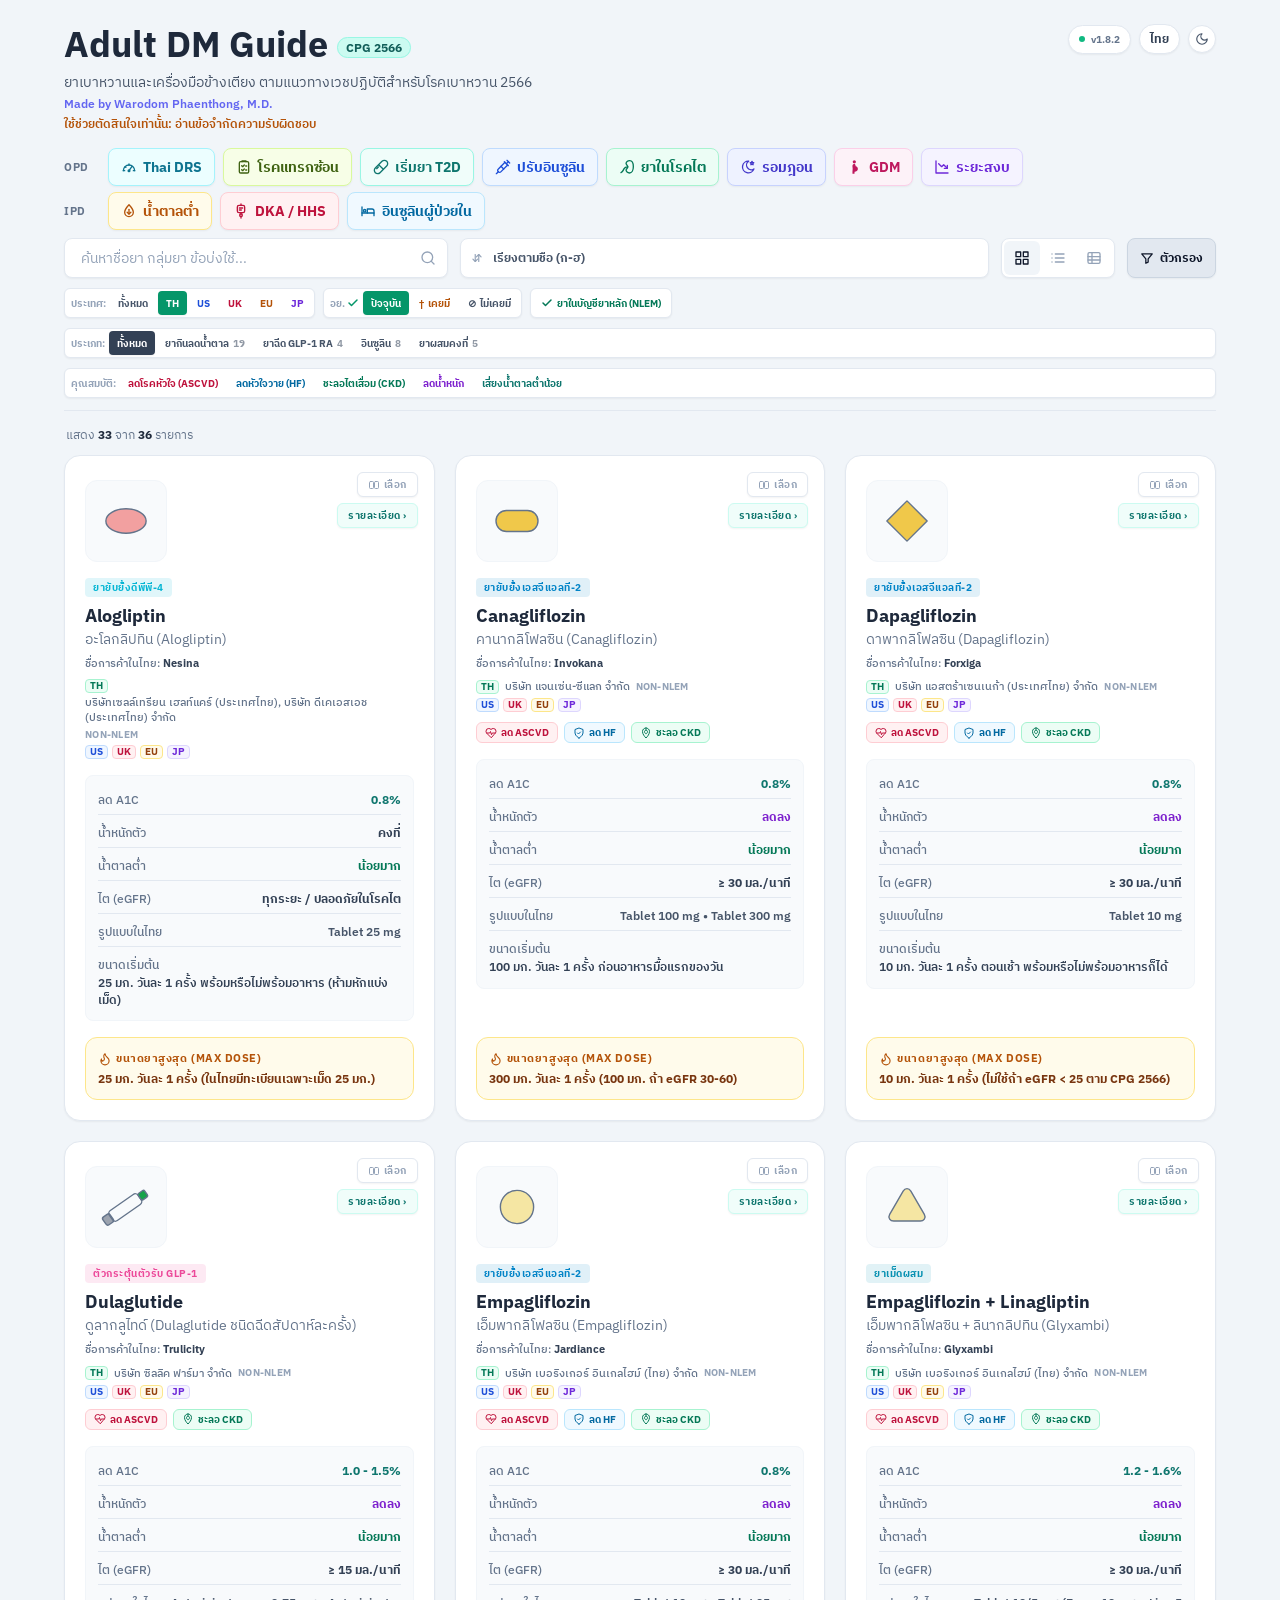
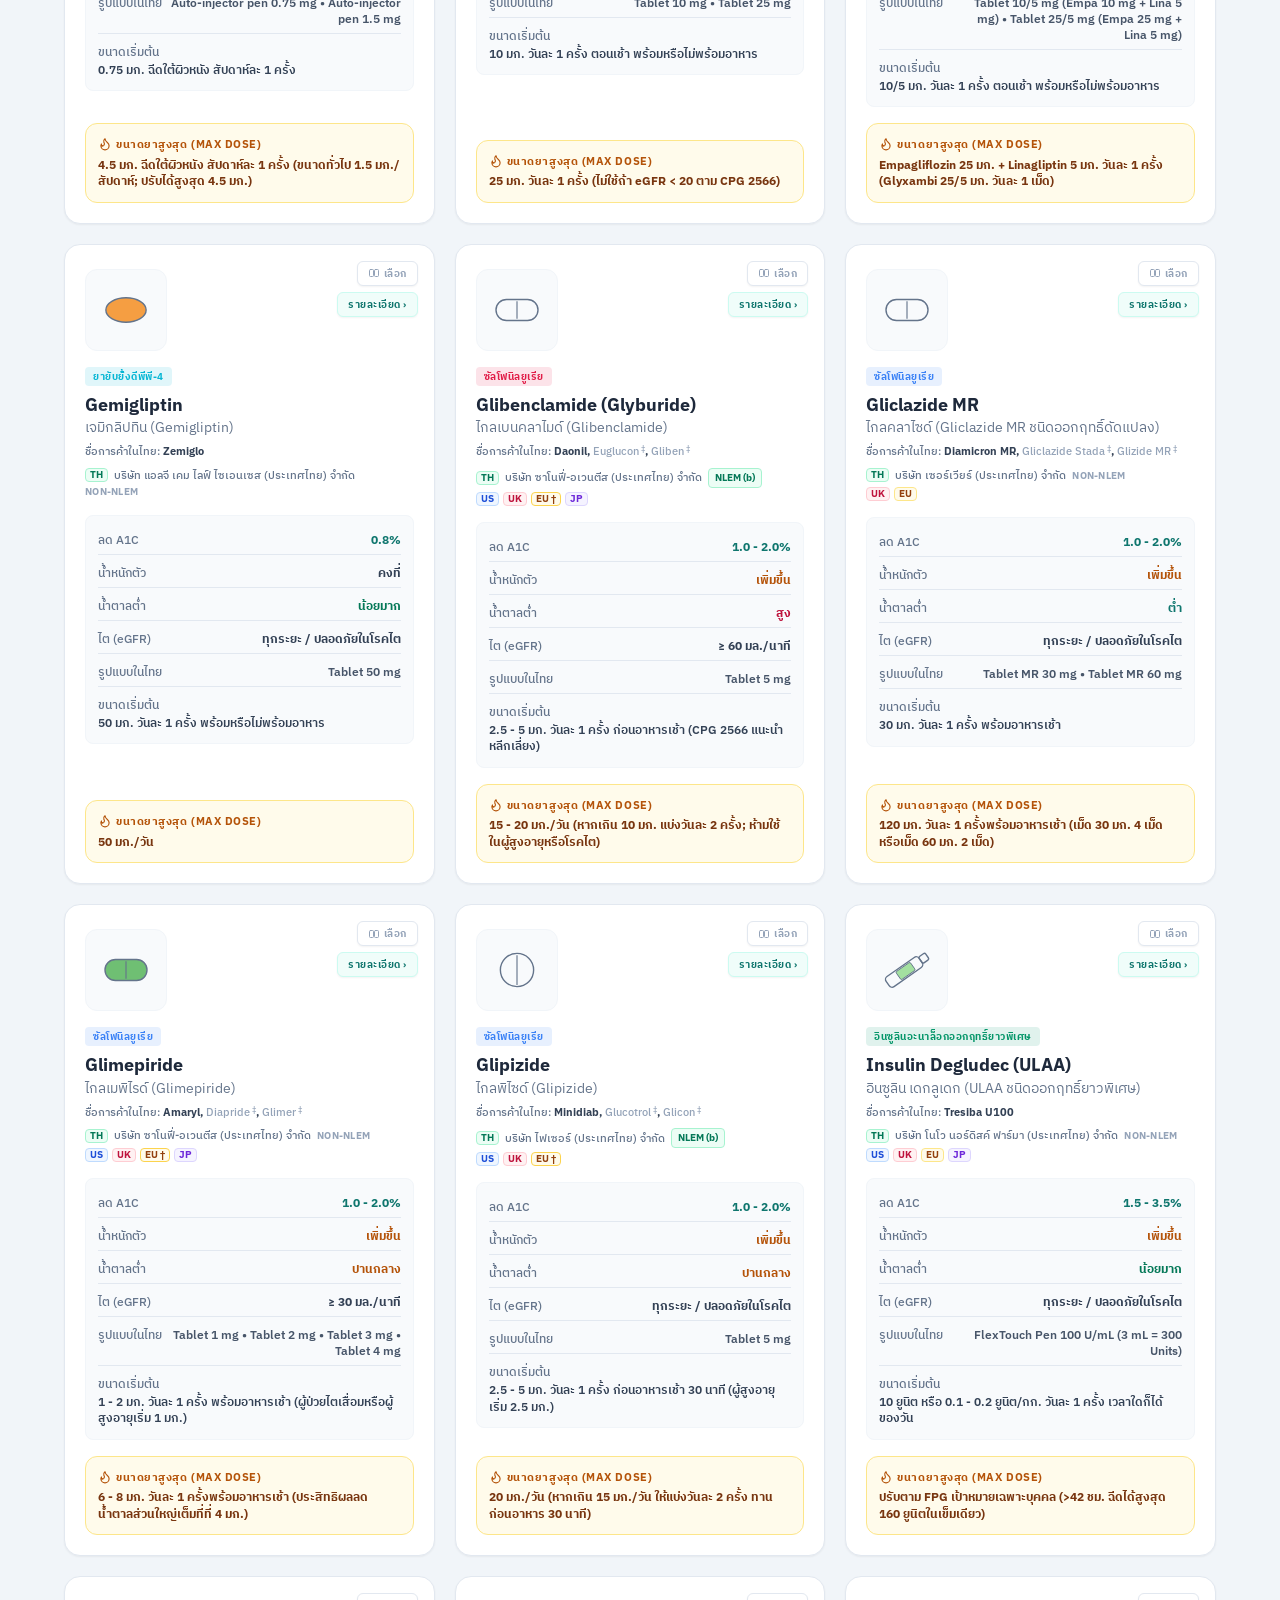
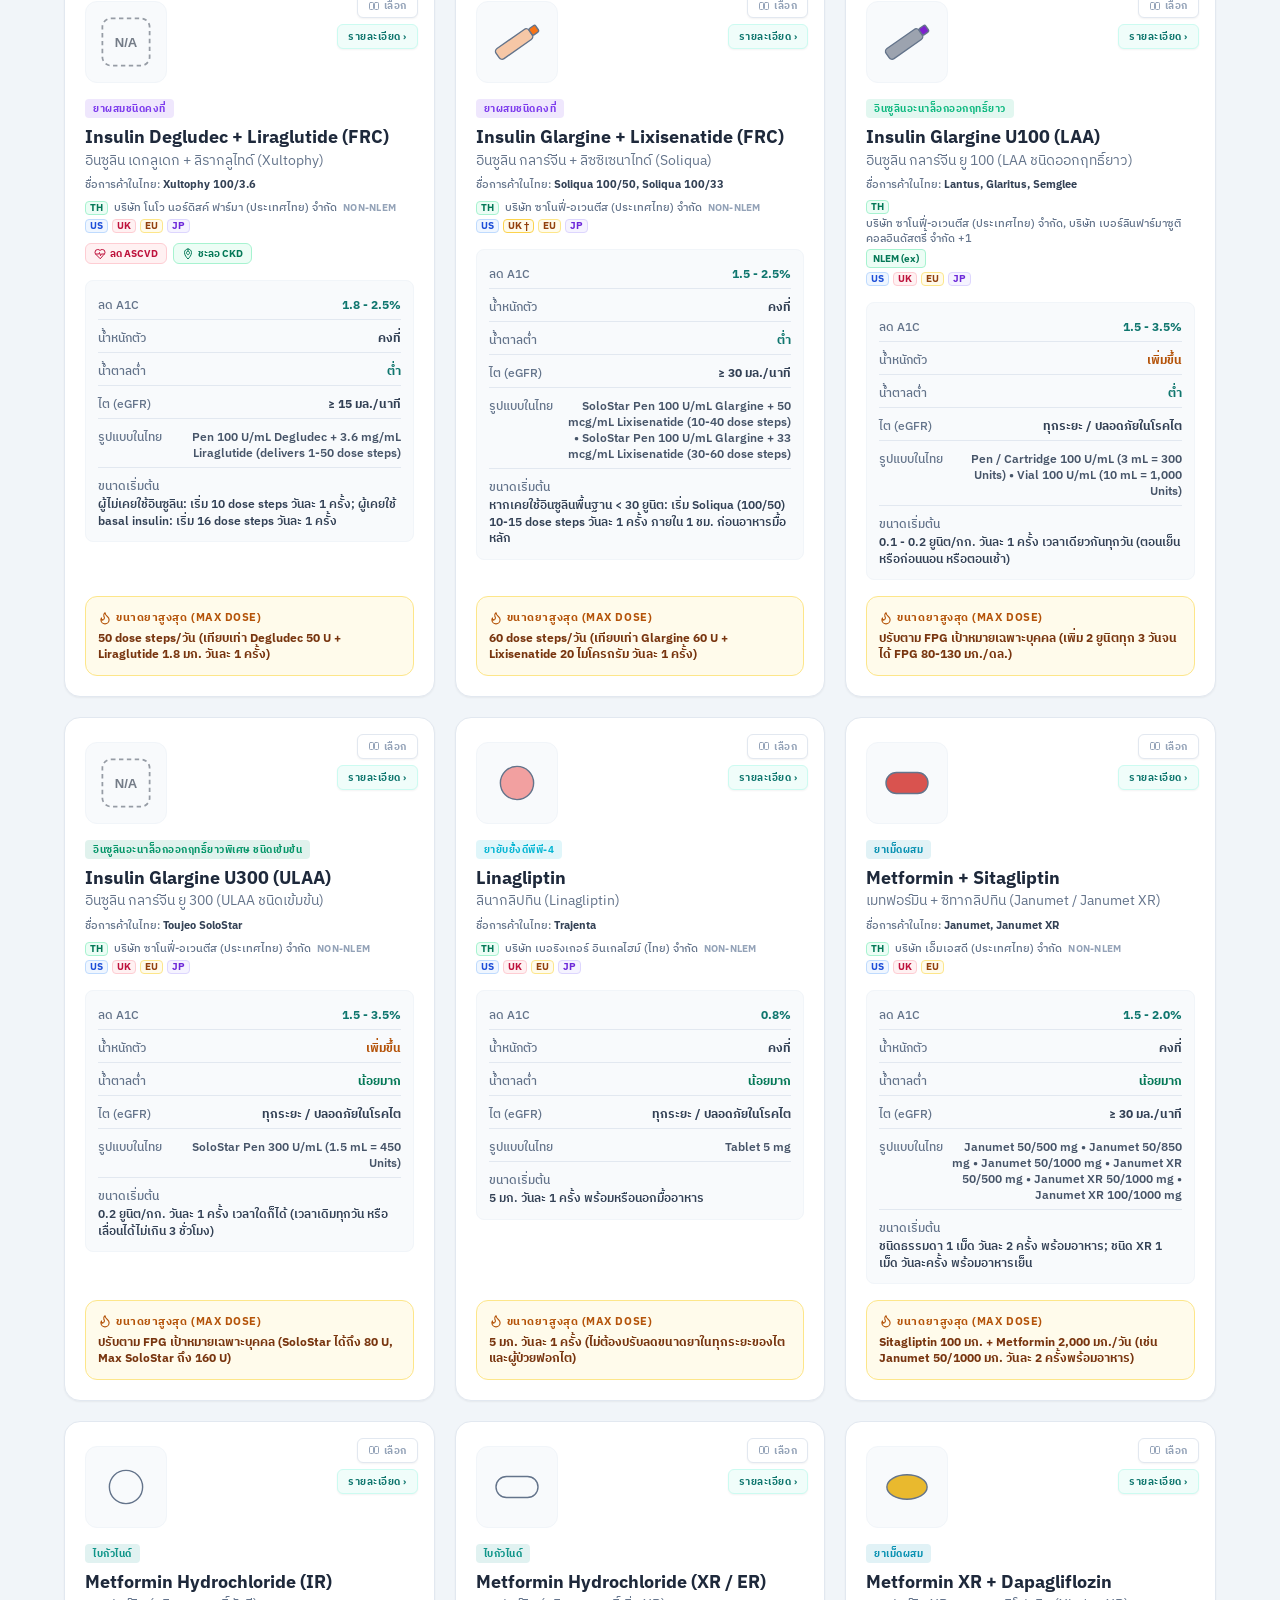
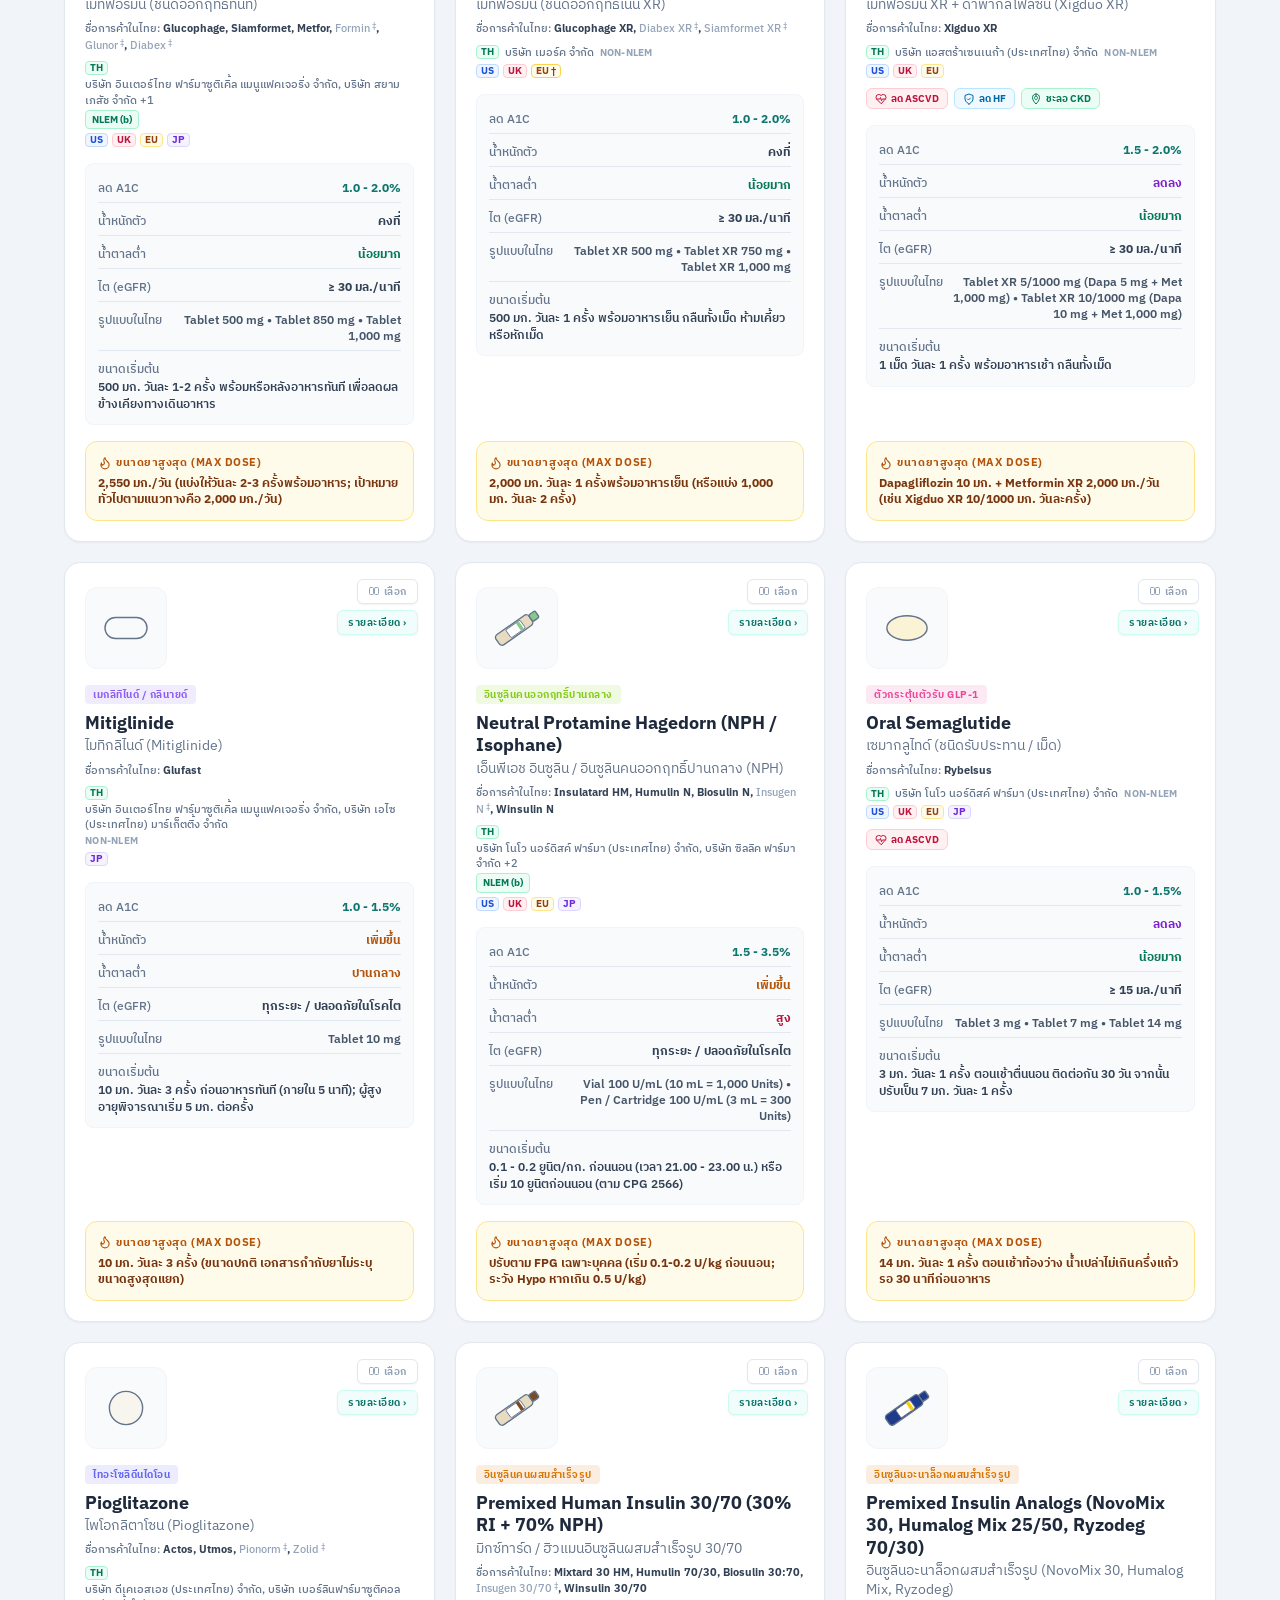
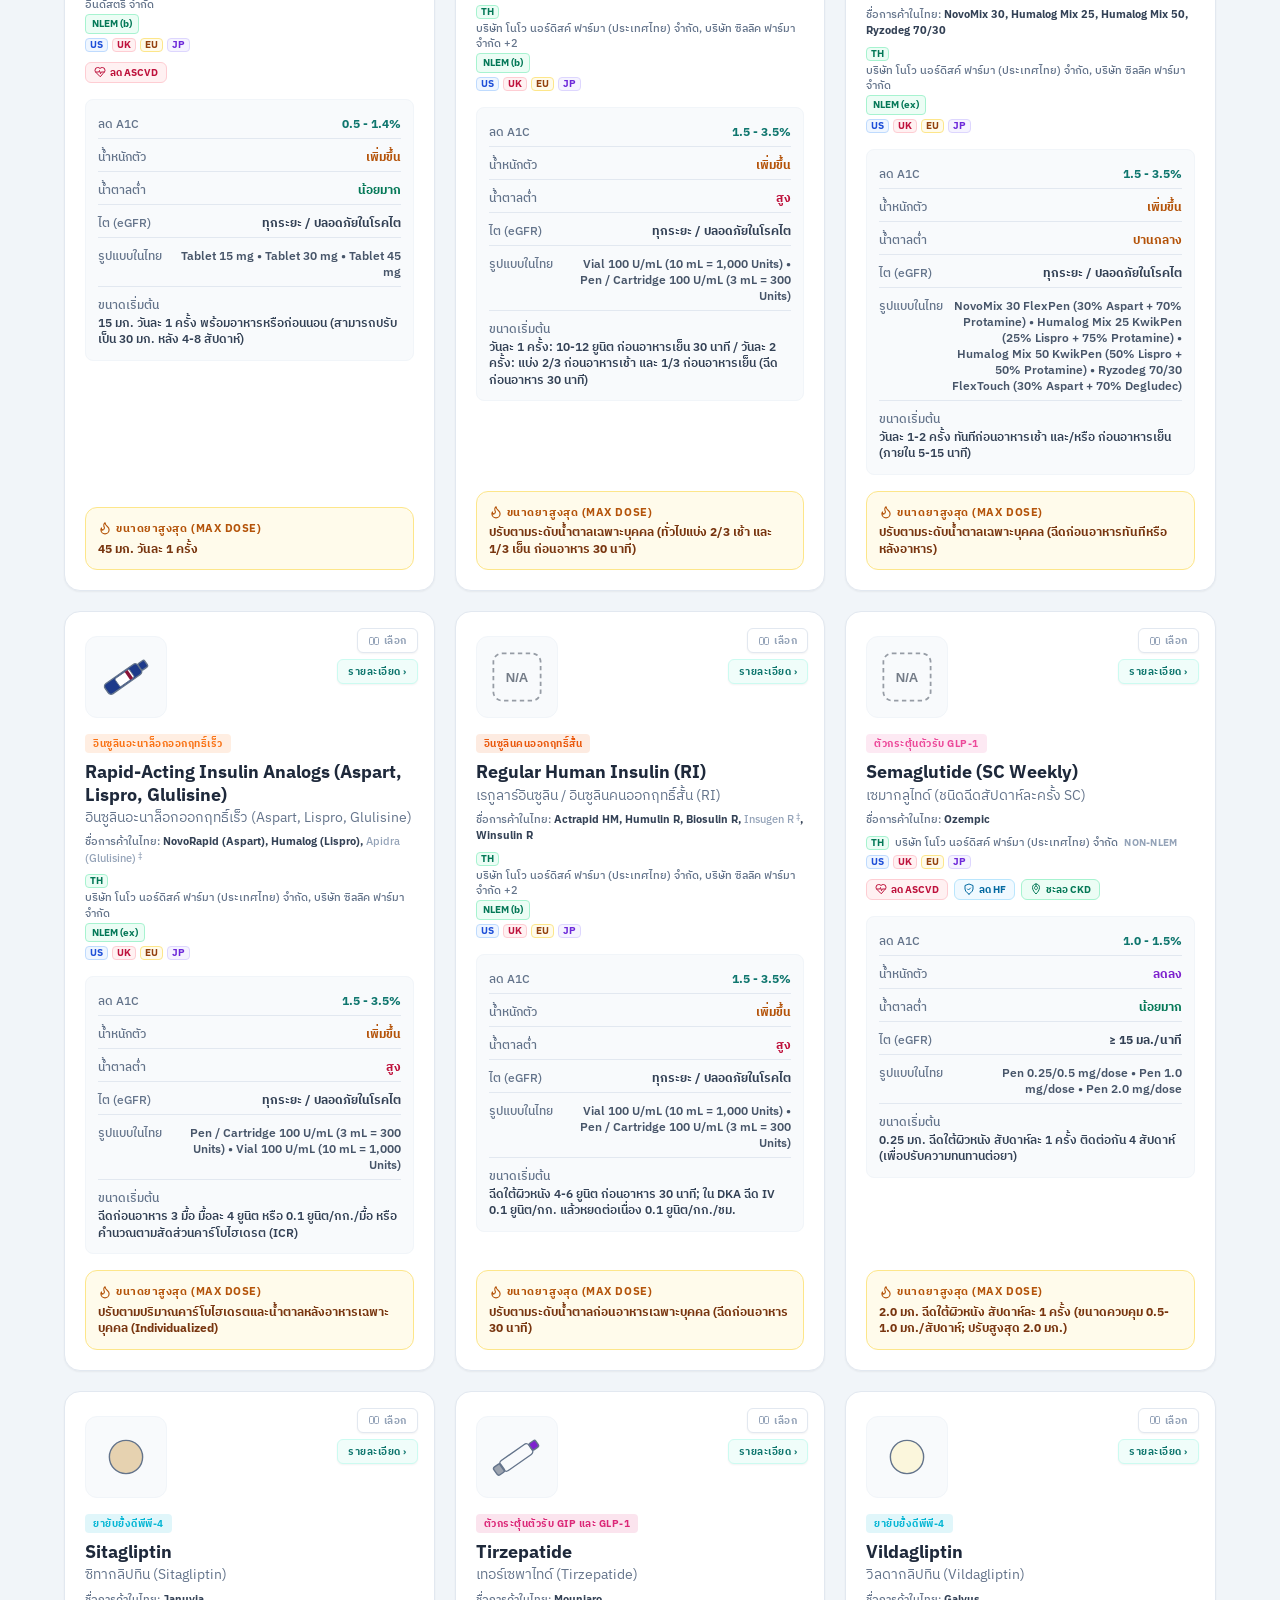
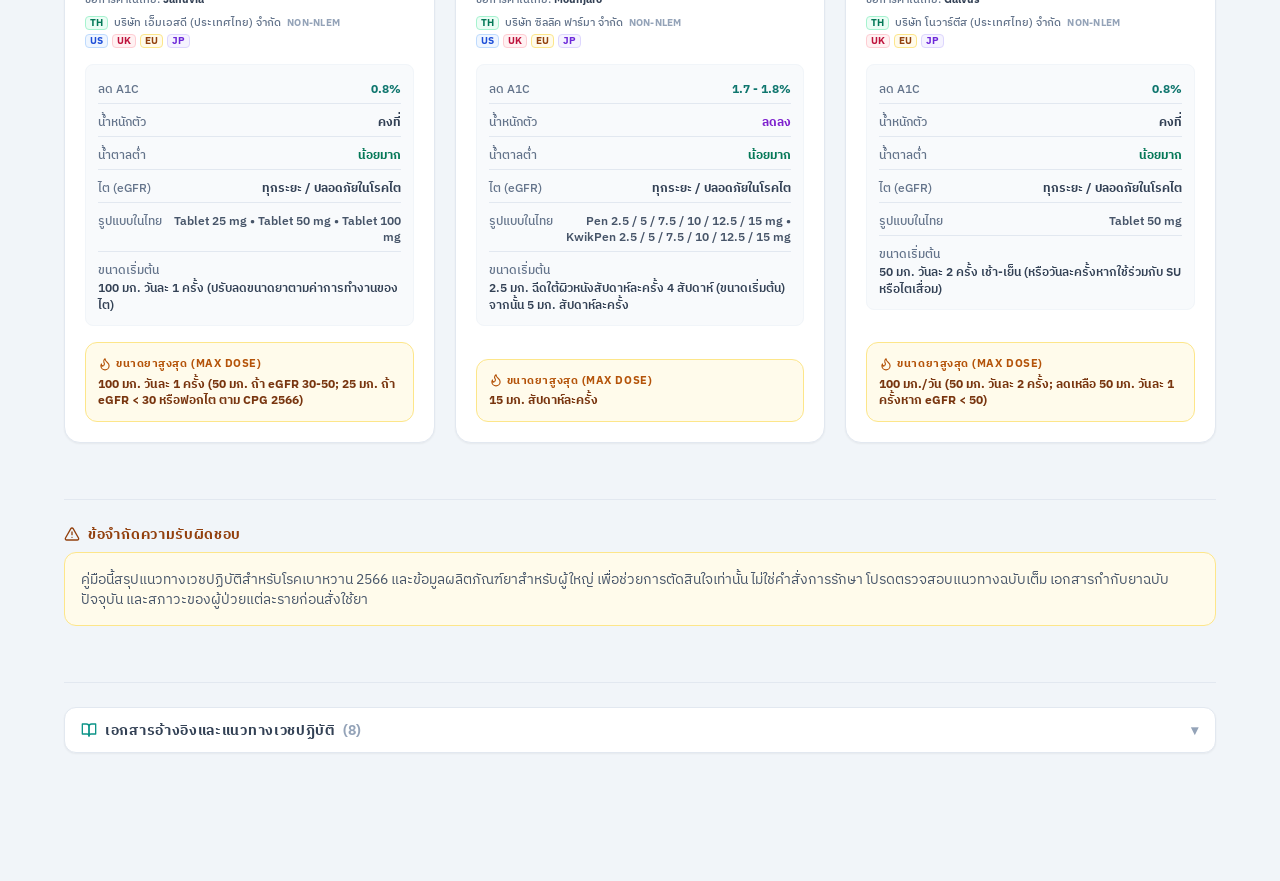
<file: index.html>
<!doctype html>
<html lang="en">
<head>
<meta charset="utf-8">
<meta name="viewport" content="width=device-width, initial-scale=1">
<title>DM Guide</title>
<meta http-equiv="refresh" content="0; url=dm-guide.html">
<link rel="canonical" href="dm-guide.html">
<script>location.replace('dm-guide.html' + location.search + location.hash);</script>
</head>
<body>
<p><a href="dm-guide.html">Open DM Guide</a></p>
</body>
</html>
</file>
